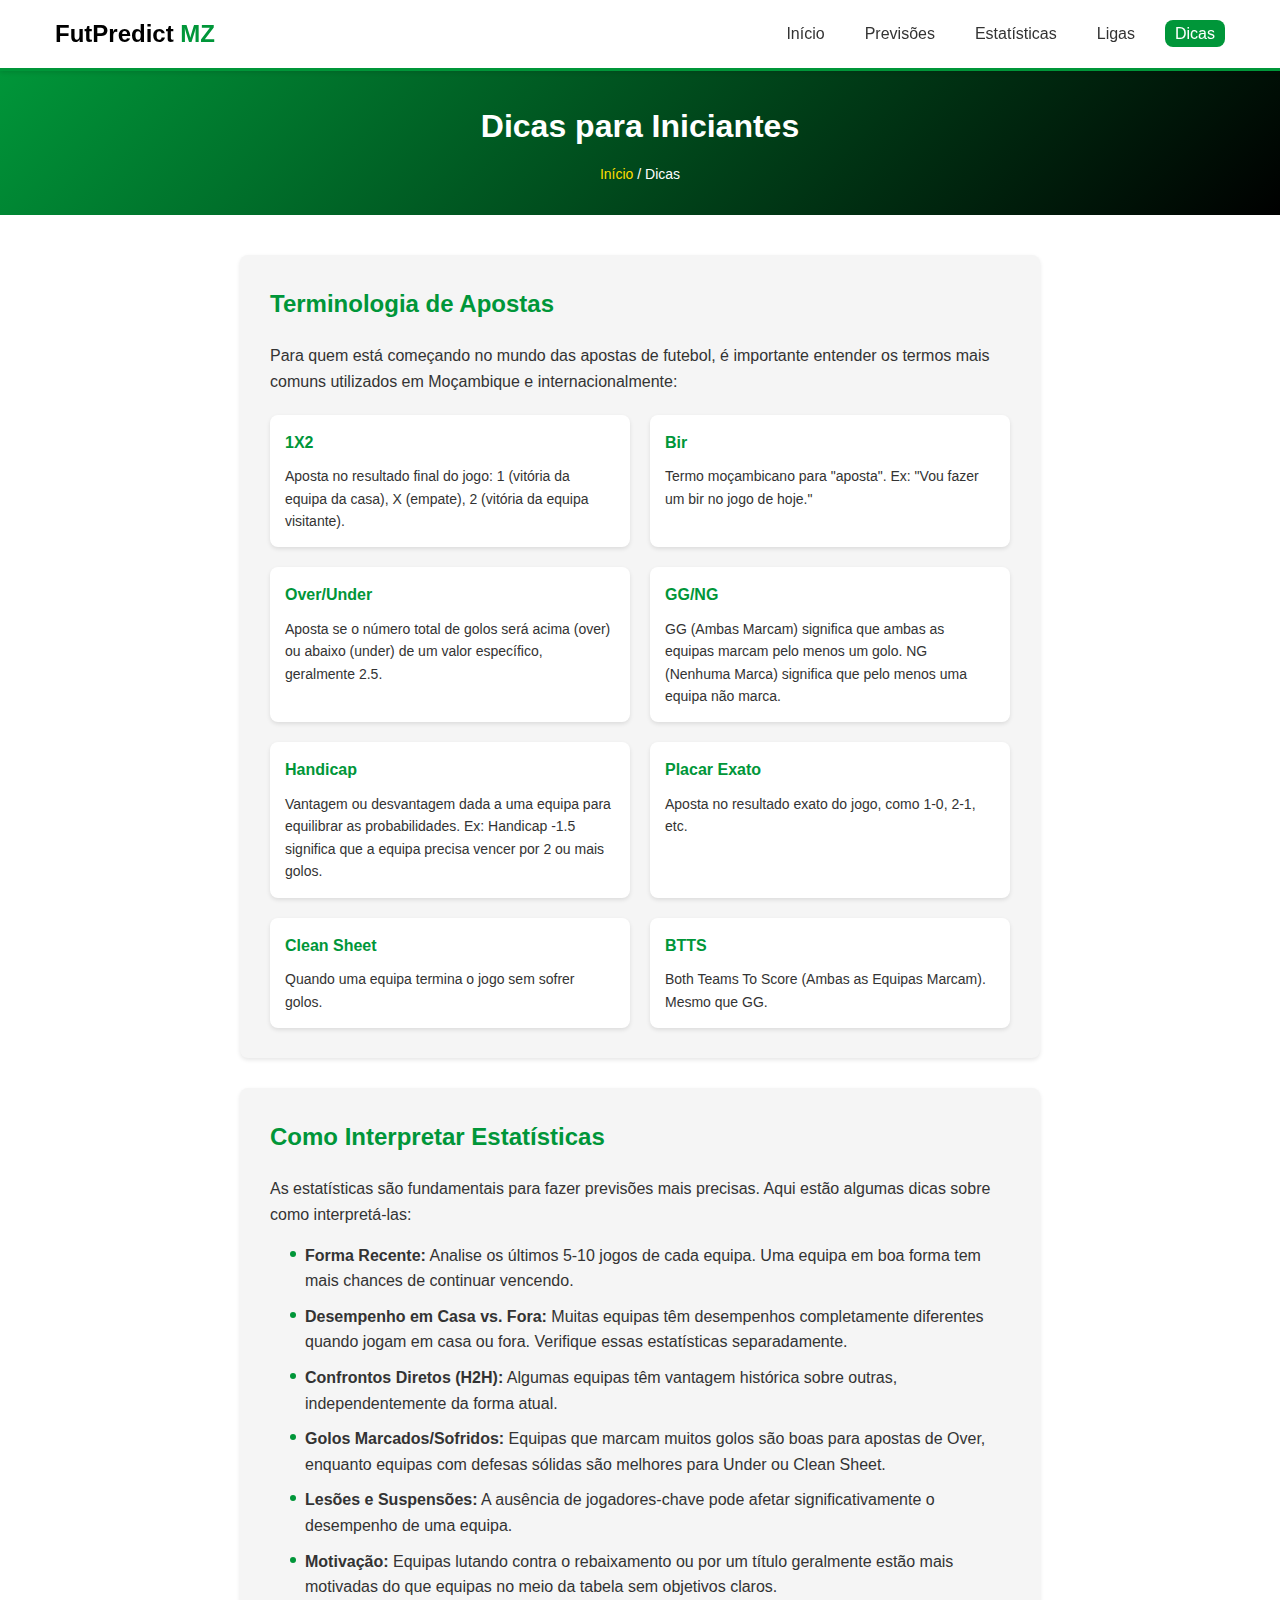
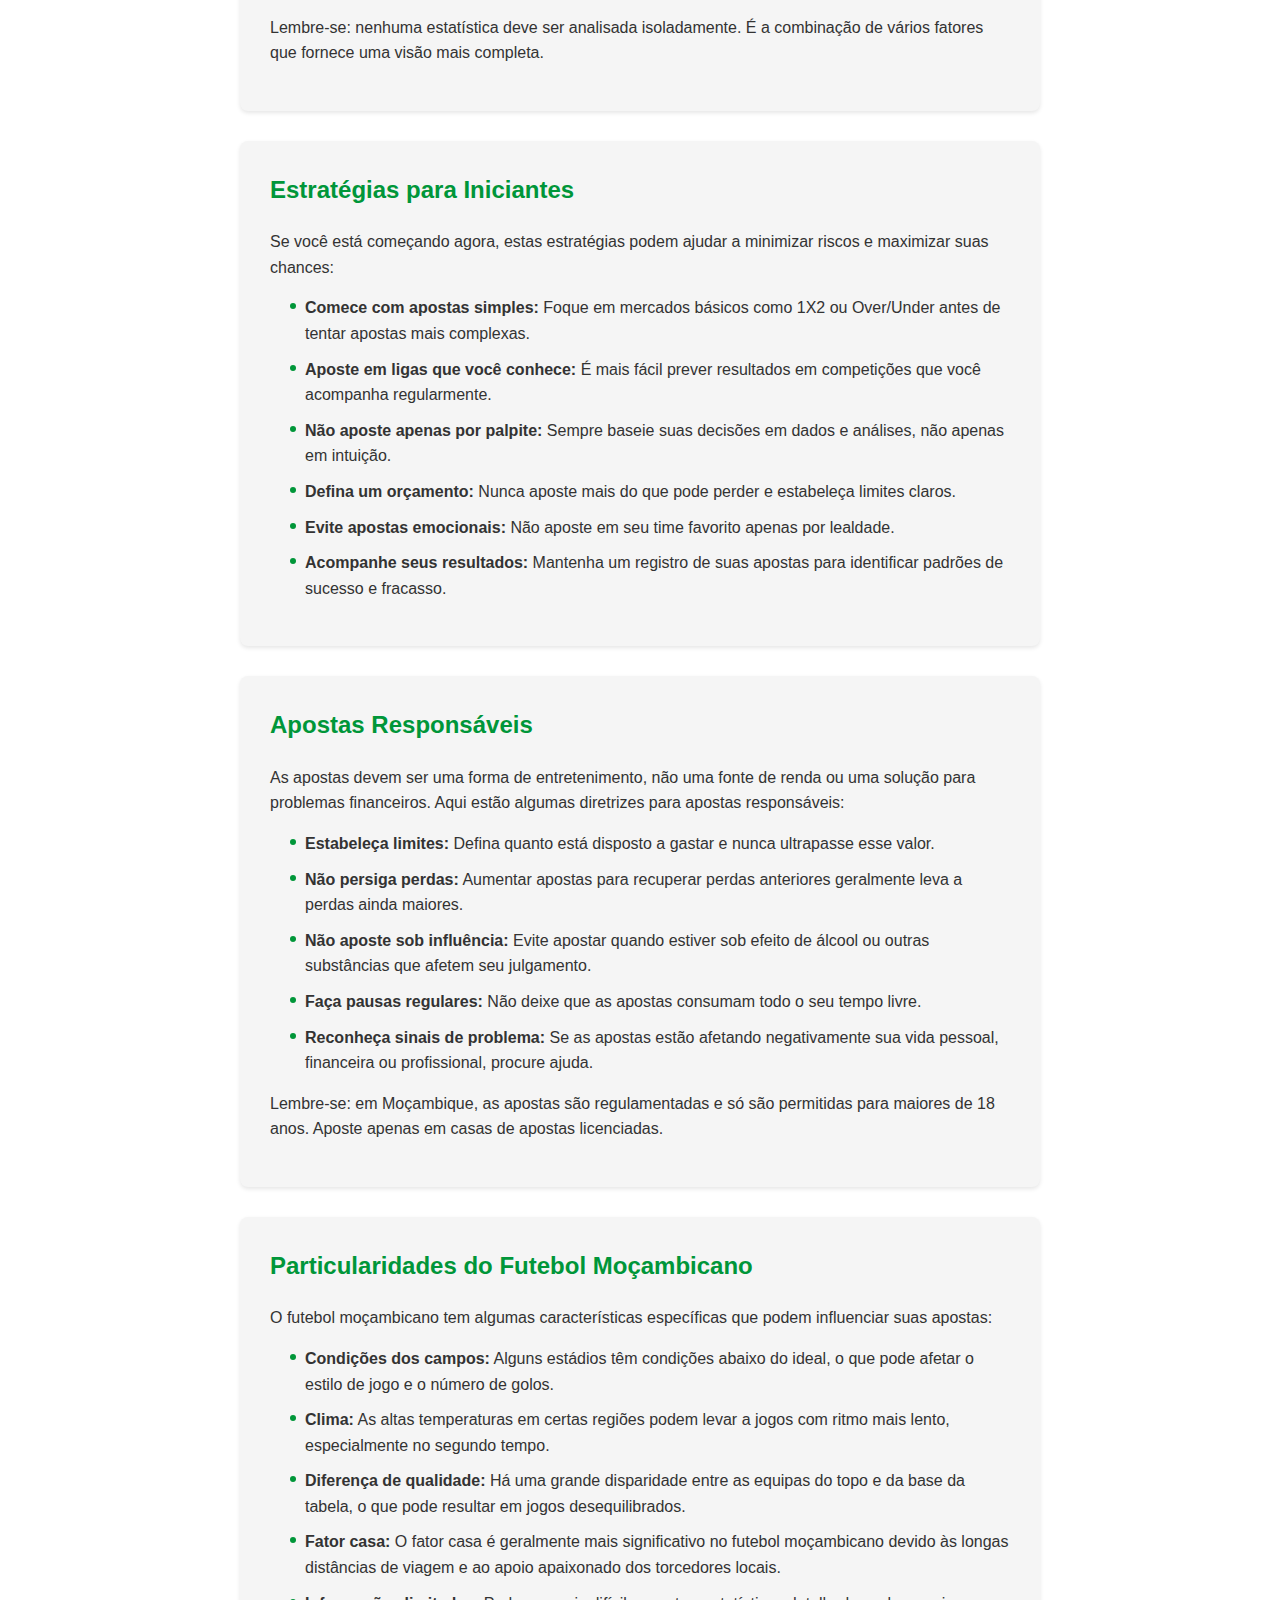
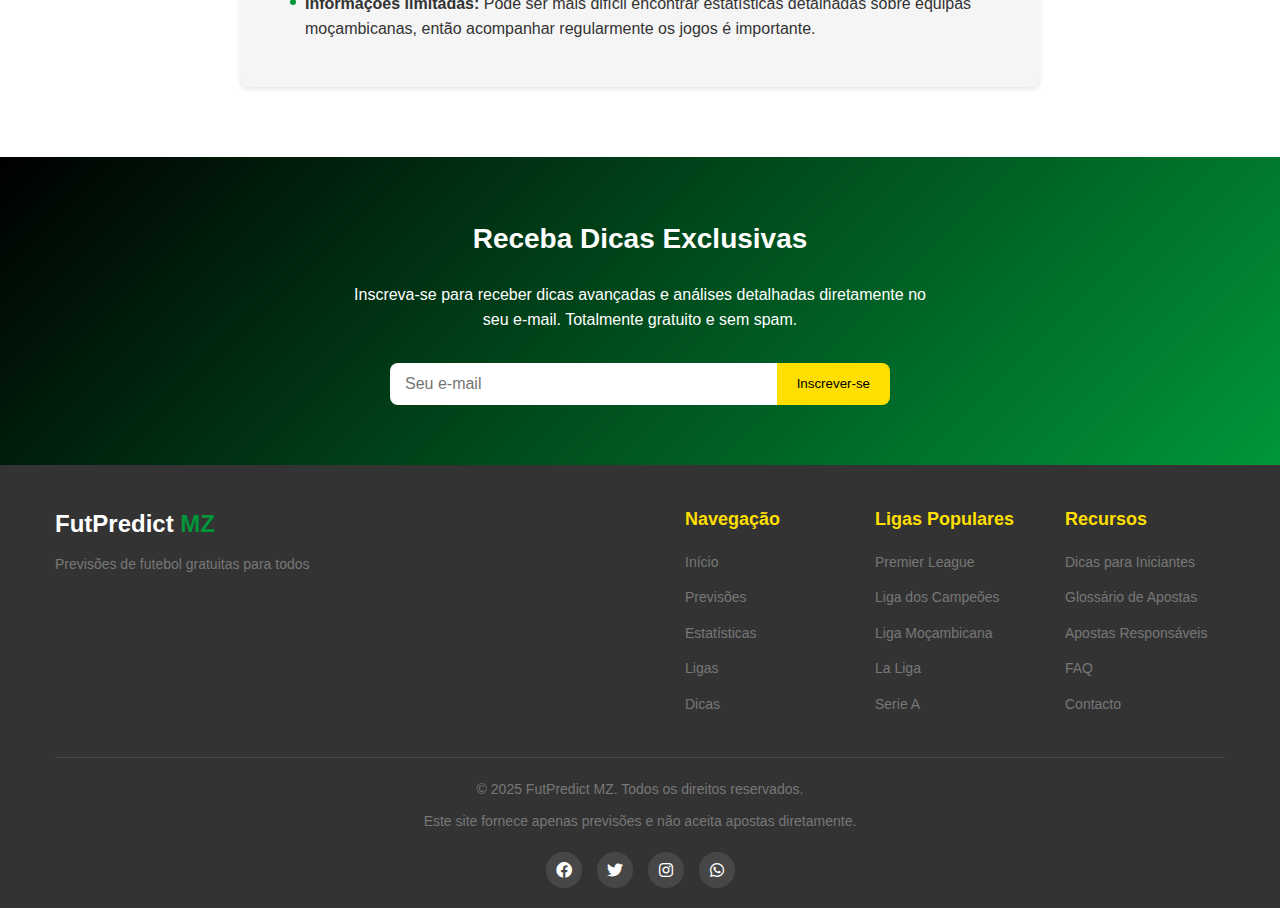
<file: dicas.html>
<!DOCTYPE html>
<html lang="pt">
<head>
    <meta charset="UTF-8">
    <meta name="viewport" content="width=device-width, initial-scale=1.0">
    <title>Dicas para Iniciantes - FutPredict MZ</title>
    <link rel="stylesheet" href="css/styles.css">
    <link rel="stylesheet" href="https://cdnjs.cloudflare.com/ajax/libs/font-awesome/6.0.0-beta3/css/all.min.css">
    <meta name="description" content="Dicas e guias para iniciantes em apostas de futebol. Aprenda terminologia, interpretação de estatísticas e apostas responsáveis.">
</head>
<body>
    <header>
        <div class="container">
            <div class="logo">
                <h1>FutPredict <span>MZ</span></h1>
            </div>
            <nav>
                <button class="menu-toggle" id="menu-toggle">
                    <i class="fas fa-bars"></i>
                </button>
                <ul class="nav-menu" id="nav-menu">
                    <li><a href="index.html">Início</a></li>
                    <li><a href="previsoes.html">Previsões</a></li>
                    <li><a href="estatisticas.html">Estatísticas</a></li>
                    <li><a href="#">Ligas</a></li>
                    <li><a href="dicas.html" class="active">Dicas</a></li>
                </ul>
            </nav>
        </div>
    </header>

    <section class="page-header">
        <div class="container">
            <h1>Dicas para Iniciantes</h1>
            <div class="breadcrumbs">
                <a href="index.html">Início</a> / <span>Dicas</span>
            </div>
        </div>
    </section>

    <section class="tips-section">
        <div class="container">
            <div class="tips-container">
                <div class="tip-card" id="terminologia">
                    <h2>Terminologia de Apostas</h2>
                    <p>Para quem está começando no mundo das apostas de futebol, é importante entender os termos mais comuns utilizados em Moçambique e internacionalmente:</p>
                    
                    <div class="glossary-terms">
                        <div class="glossary-term">
                            <div class="term-name">1X2</div>
                            <div class="term-description">Aposta no resultado final do jogo: 1 (vitória da equipa da casa), X (empate), 2 (vitória da equipa visitante).</div>
                        </div>
                        <div class="glossary-term">
                            <div class="term-name">Bir</div>
                            <div class="term-description">Termo moçambicano para "aposta". Ex: "Vou fazer um bir no jogo de hoje."</div>
                        </div>
                        <div class="glossary-term">
                            <div class="term-name">Over/Under</div>
                            <div class="term-description">Aposta se o número total de golos será acima (over) ou abaixo (under) de um valor específico, geralmente 2.5.</div>
                        </div>
                        <div class="glossary-term">
                            <div class="term-name">GG/NG</div>
                            <div class="term-description">GG (Ambas Marcam) significa que ambas as equipas marcam pelo menos um golo. NG (Nenhuma Marca) significa que pelo menos uma equipa não marca.</div>
                        </div>
                        <div class="glossary-term">
                            <div class="term-name">Handicap</div>
                            <div class="term-description">Vantagem ou desvantagem dada a uma equipa para equilibrar as probabilidades. Ex: Handicap -1.5 significa que a equipa precisa vencer por 2 ou mais golos.</div>
                        </div>
                        <div class="glossary-term">
                            <div class="term-name">Placar Exato</div>
                            <div class="term-description">Aposta no resultado exato do jogo, como 1-0, 2-1, etc.</div>
                        </div>
                        <div class="glossary-term">
                            <div class="term-name">Clean Sheet</div>
                            <div class="term-description">Quando uma equipa termina o jogo sem sofrer golos.</div>
                        </div>
                        <div class="glossary-term">
                            <div class="term-name">BTTS</div>
                            <div class="term-description">Both Teams To Score (Ambas as Equipas Marcam). Mesmo que GG.</div>
                        </div>
                    </div>
                </div>

                <div class="tip-card" id="estatisticas">
                    <h2>Como Interpretar Estatísticas</h2>
                    <p>As estatísticas são fundamentais para fazer previsões mais precisas. Aqui estão algumas dicas sobre como interpretá-las:</p>
                    
                    <ul>
                        <li><strong>Forma Recente:</strong> Analise os últimos 5-10 jogos de cada equipa. Uma equipa em boa forma tem mais chances de continuar vencendo.</li>
                        <li><strong>Desempenho em Casa vs. Fora:</strong> Muitas equipas têm desempenhos completamente diferentes quando jogam em casa ou fora. Verifique essas estatísticas separadamente.</li>
                        <li><strong>Confrontos Diretos (H2H):</strong> Algumas equipas têm vantagem histórica sobre outras, independentemente da forma atual.</li>
                        <li><strong>Golos Marcados/Sofridos:</strong> Equipas que marcam muitos golos são boas para apostas de Over, enquanto equipas com defesas sólidas são melhores para Under ou Clean Sheet.</li>
                        <li><strong>Lesões e Suspensões:</strong> A ausência de jogadores-chave pode afetar significativamente o desempenho de uma equipa.</li>
                        <li><strong>Motivação:</strong> Equipas lutando contra o rebaixamento ou por um título geralmente estão mais motivadas do que equipas no meio da tabela sem objetivos claros.</li>
                    </ul>
                    
                    <p>Lembre-se: nenhuma estatística deve ser analisada isoladamente. É a combinação de vários fatores que fornece uma visão mais completa.</p>
                </div>

                <div class="tip-card" id="estrategias">
                    <h2>Estratégias para Iniciantes</h2>
                    <p>Se você está começando agora, estas estratégias podem ajudar a minimizar riscos e maximizar suas chances:</p>
                    
                    <ul>
                        <li><strong>Comece com apostas simples:</strong> Foque em mercados básicos como 1X2 ou Over/Under antes de tentar apostas mais complexas.</li>
                        <li><strong>Aposte em ligas que você conhece:</strong> É mais fácil prever resultados em competições que você acompanha regularmente.</li>
                        <li><strong>Não aposte apenas por palpite:</strong> Sempre baseie suas decisões em dados e análises, não apenas em intuição.</li>
                        <li><strong>Defina um orçamento:</strong> Nunca aposte mais do que pode perder e estabeleça limites claros.</li>
                        <li><strong>Evite apostas emocionais:</strong> Não aposte em seu time favorito apenas por lealdade.</li>
                        <li><strong>Acompanhe seus resultados:</strong> Mantenha um registro de suas apostas para identificar padrões de sucesso e fracasso.</li>
                    </ul>
                </div>

                <div class="tip-card" id="responsabilidade">
                    <h2>Apostas Responsáveis</h2>
                    <p>As apostas devem ser uma forma de entretenimento, não uma fonte de renda ou uma solução para problemas financeiros. Aqui estão algumas diretrizes para apostas responsáveis:</p>
                    
                    <ul>
                        <li><strong>Estabeleça limites:</strong> Defina quanto está disposto a gastar e nunca ultrapasse esse valor.</li>
                        <li><strong>Não persiga perdas:</strong> Aumentar apostas para recuperar perdas anteriores geralmente leva a perdas ainda maiores.</li>
                        <li><strong>Não aposte sob influência:</strong> Evite apostar quando estiver sob efeito de álcool ou outras substâncias que afetem seu julgamento.</li>
                        <li><strong>Faça pausas regulares:</strong> Não deixe que as apostas consumam todo o seu tempo livre.</li>
                        <li><strong>Reconheça sinais de problema:</strong> Se as apostas estão afetando negativamente sua vida pessoal, financeira ou profissional, procure ajuda.</li>
                    </ul>
                    
                    <p>Lembre-se: em Moçambique, as apostas são regulamentadas e só são permitidas para maiores de 18 anos. Aposte apenas em casas de apostas licenciadas.</p>
                </div>

                <div class="tip-card" id="moçambique">
                    <h2>Particularidades do Futebol Moçambicano</h2>
                    <p>O futebol moçambicano tem algumas características específicas que podem influenciar suas apostas:</p>
                    
                    <ul>
                        <li><strong>Condições dos campos:</strong> Alguns estádios têm condições abaixo do ideal, o que pode afetar o estilo de jogo e o número de golos.</li>
                        <li><strong>Clima:</strong> As altas temperaturas em certas regiões podem levar a jogos com ritmo mais lento, especialmente no segundo tempo.</li>
                        <li><strong>Diferença de qualidade:</strong> Há uma grande disparidade entre as equipas do topo e da base da tabela, o que pode resultar em jogos desequilibrados.</li>
                        <li><strong>Fator casa:</strong> O fator casa é geralmente mais significativo no futebol moçambicano devido às longas distâncias de viagem e ao apoio apaixonado dos torcedores locais.</li>
                        <li><strong>Informações limitadas:</strong> Pode ser mais difícil encontrar estatísticas detalhadas sobre equipas moçambicanas, então acompanhar regularmente os jogos é importante.</li>
                    </ul>
                </div>
            </div>
        </div>
    </section>

    <section class="newsletter">
        <div class="container">
            <h2>Receba Dicas Exclusivas</h2>
            <p>Inscreva-se para receber dicas avançadas e análises detalhadas diretamente no seu e-mail. Totalmente gratuito e sem spam.</p>
            <form class="newsletter-form">
                <input type="email" placeholder="Seu e-mail" required>
                <button type="submit">Inscrever-se</button>
            </form>
        </div>
    </section>

    <footer>
        <div class="container">
            <div class="footer-content">
                <div class="footer-logo">
                    <h2>FutPredict <span>MZ</span></h2>
                    <p>Previsões de futebol gratuitas para todos</p>
                </div>
                <div class="footer-links">
                    <div class="footer-column">
                        <h3>Navegação</h3>
                        <ul>
                            <li><a href="index.html">Início</a></li>
                            <li><a href="previsoes.html">Previsões</a></li>
                            <li><a href="estatisticas.html">Estatísticas</a></li>
                            <li><a href="#">Ligas</a></li>
                            <li><a href="dicas.html">Dicas</a></li>
                        </ul>
                    </div>
                    <div class="footer-column">
                        <h3>Ligas Populares</h3>
                        <ul>
                            <li><a href="#">Premier League</a></li>
                            <li><a href="#">Liga dos Campeões</a></li>
                            <li><a href="#">Liga Moçambicana</a></li>
                            <li><a href="#">La Liga</a></li>
                            <li><a href="#">Serie A</a></li>
                        </ul>
                    </div>
                    <div class="footer-column">
                        <h3>Recursos</h3>
                        <ul>
                            <li><a href="dicas.html">Dicas para Iniciantes</a></li>
                            <li><a href="#">Glossário de Apostas</a></li>
                            <li><a href="#">Apostas Responsáveis</a></li>
                            <li><a href="#">FAQ</a></li>
                            <li><a href="#">Contacto</a></li>
                        </ul>
                    </div>
                </div>
            </div>
            <div class="footer-bottom">
                <p>&copy; 2025 FutPredict MZ. Todos os direitos reservados.</p>
                <p class="disclaimer">Este site fornece apenas previsões e não aceita apostas diretamente.</p>
                <div class="social-links">
                    <a href="#"><i class="fab fa-facebook"></i></a>
                    <a href="#"><i class="fab fa-twitter"></i></a>
                    <a href="#"><i class="fab fa-instagram"></i></a>
                    <a href="#"><i class="fab fa-whatsapp"></i></a>
                </div>
            </div>
        </div>
    </footer>

    <script src="js/main.js"></script>
    <script src="js/localization.js"></script>
</body>
</html>
</file>
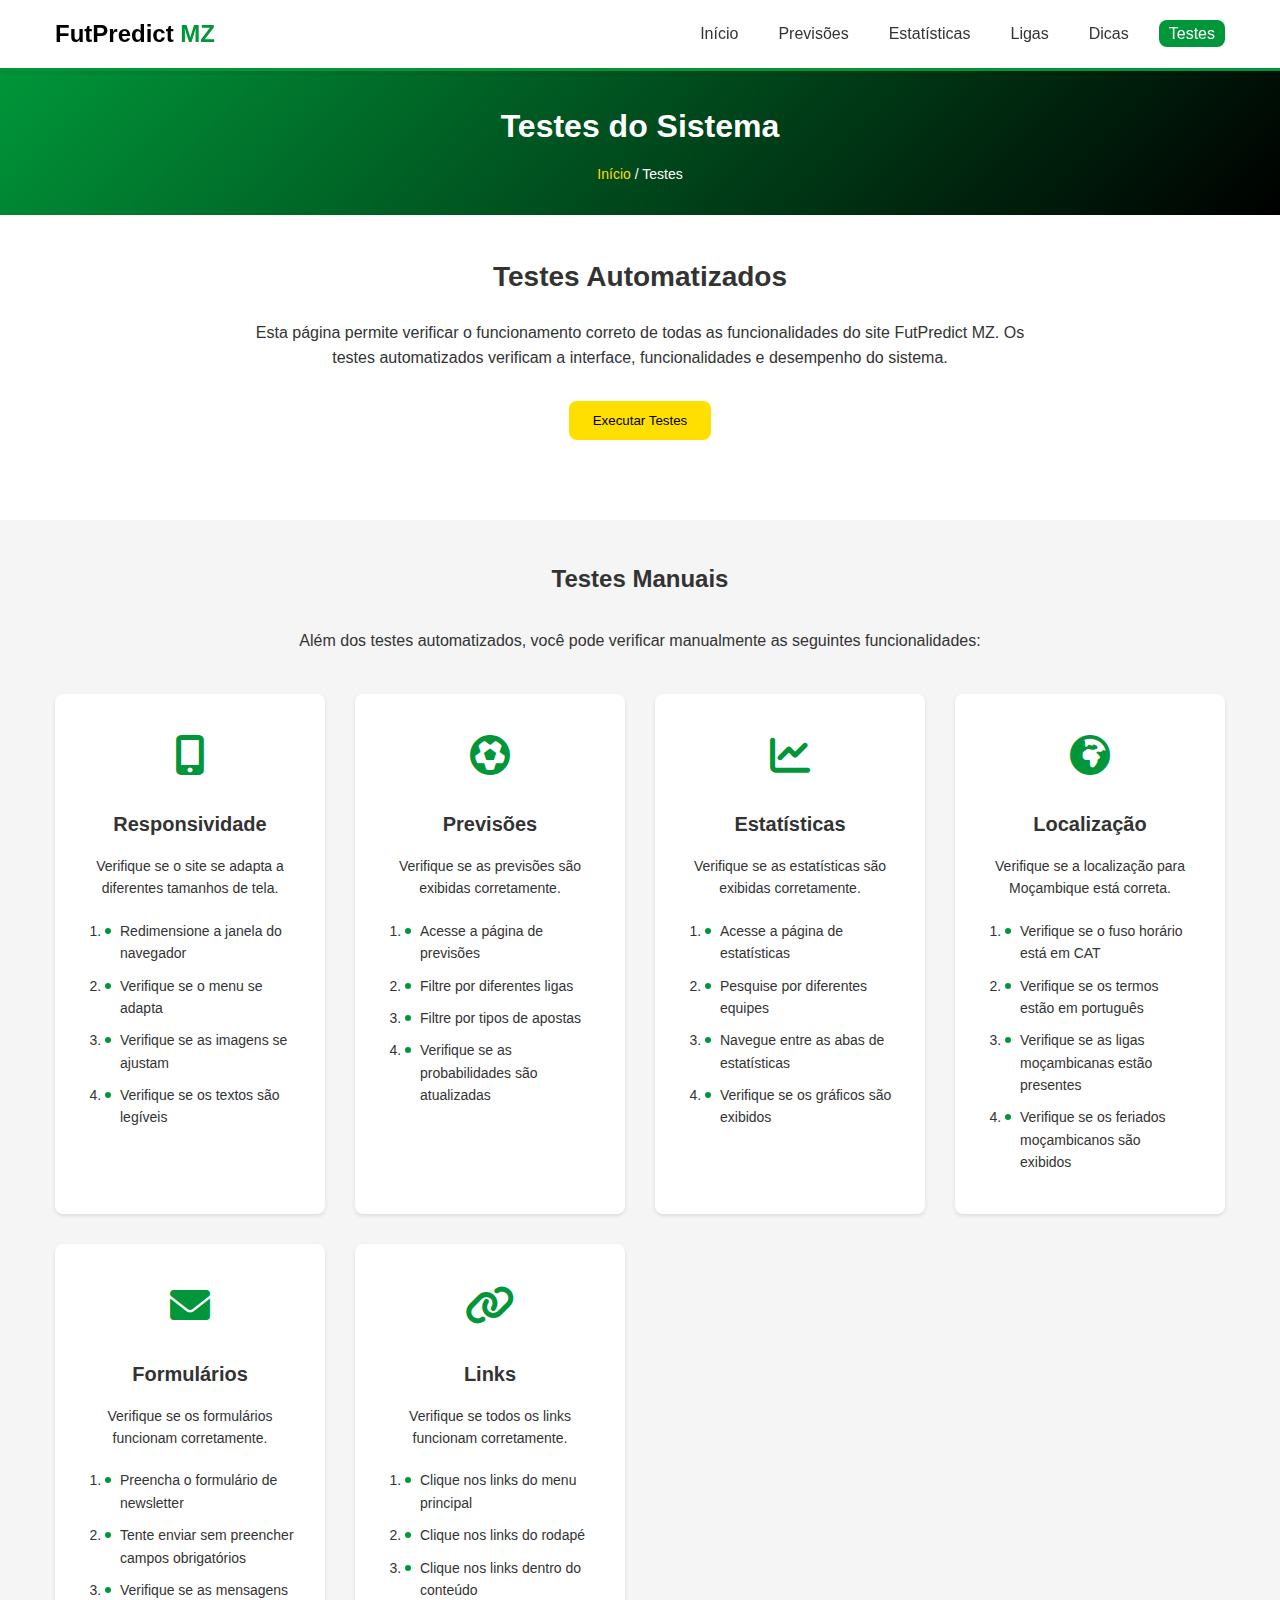
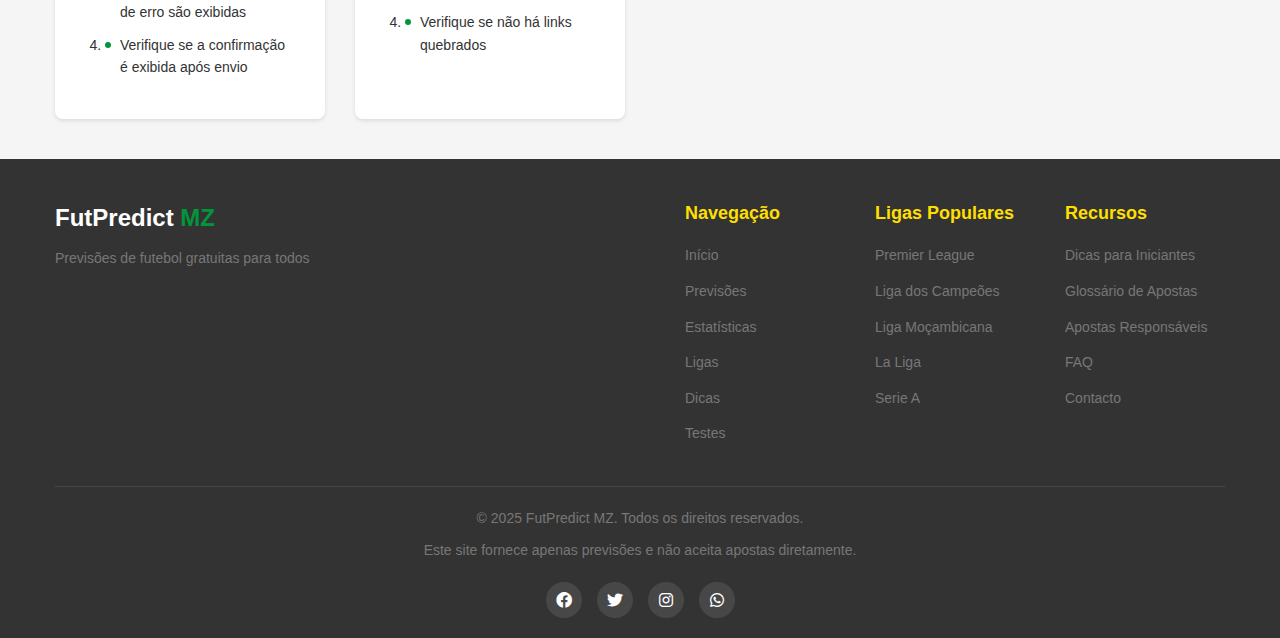
<file: testes.html>
<!DOCTYPE html>
<html lang="pt">
<head>
    <meta charset="UTF-8">
    <meta name="viewport" content="width=device-width, initial-scale=1.0">
    <title>Testes - FutPredict MZ</title>
    <link rel="stylesheet" href="css/styles.css">
    <link rel="stylesheet" href="https://cdnjs.cloudflare.com/ajax/libs/font-awesome/6.0.0-beta3/css/all.min.css">
    <meta name="description" content="Página de testes para verificar o funcionamento do site FutPredict MZ.">
</head>
<body>
    <header>
        <div class="container">
            <div class="logo">
                <h1>FutPredict <span>MZ</span></h1>
            </div>
            <nav>
                <button class="menu-toggle" id="menu-toggle">
                    <i class="fas fa-bars"></i>
                </button>
                <ul class="nav-menu" id="nav-menu">
                    <li><a href="index.html">Início</a></li>
                    <li><a href="previsoes.html">Previsões</a></li>
                    <li><a href="estatisticas.html">Estatísticas</a></li>
                    <li><a href="#">Ligas</a></li>
                    <li><a href="dicas.html">Dicas</a></li>
                    <li><a href="testes.html" class="active">Testes</a></li>
                </ul>
            </nav>
        </div>
    </header>

    <section class="page-header">
        <div class="container">
            <h1>Testes do Sistema</h1>
            <div class="breadcrumbs">
                <a href="index.html">Início</a> / <span>Testes</span>
            </div>
        </div>
    </section>

    <section class="tests-section">
        <div class="container">
            <div class="tests-intro">
                <h2>Testes Automatizados</h2>
                <p>Esta página permite verificar o funcionamento correto de todas as funcionalidades do site FutPredict MZ. Os testes automatizados verificam a interface, funcionalidades e desempenho do sistema.</p>
                <button id="run-tests-button" class="btn btn-primary">Executar Testes</button>
            </div>
            
            <div id="test-results">
                <!-- Os resultados dos testes serão exibidos aqui -->
            </div>
        </div>
    </section>

    <section class="manual-tests">
        <div class="container">
            <h2>Testes Manuais</h2>
            <p>Além dos testes automatizados, você pode verificar manualmente as seguintes funcionalidades:</p>
            
            <div class="manual-tests-grid">
                <div class="test-card">
                    <div class="test-icon">
                        <i class="fas fa-mobile-alt"></i>
                    </div>
                    <h3>Responsividade</h3>
                    <p>Verifique se o site se adapta a diferentes tamanhos de tela.</p>
                    <ol class="test-steps">
                        <li>Redimensione a janela do navegador</li>
                        <li>Verifique se o menu se adapta</li>
                        <li>Verifique se as imagens se ajustam</li>
                        <li>Verifique se os textos são legíveis</li>
                    </ol>
                </div>
                
                <div class="test-card">
                    <div class="test-icon">
                        <i class="fas fa-futbol"></i>
                    </div>
                    <h3>Previsões</h3>
                    <p>Verifique se as previsões são exibidas corretamente.</p>
                    <ol class="test-steps">
                        <li>Acesse a página de previsões</li>
                        <li>Filtre por diferentes ligas</li>
                        <li>Filtre por tipos de apostas</li>
                        <li>Verifique se as probabilidades são atualizadas</li>
                    </ol>
                </div>
                
                <div class="test-card">
                    <div class="test-icon">
                        <i class="fas fa-chart-line"></i>
                    </div>
                    <h3>Estatísticas</h3>
                    <p>Verifique se as estatísticas são exibidas corretamente.</p>
                    <ol class="test-steps">
                        <li>Acesse a página de estatísticas</li>
                        <li>Pesquise por diferentes equipes</li>
                        <li>Navegue entre as abas de estatísticas</li>
                        <li>Verifique se os gráficos são exibidos</li>
                    </ol>
                </div>
                
                <div class="test-card">
                    <div class="test-icon">
                        <i class="fas fa-globe-africa"></i>
                    </div>
                    <h3>Localização</h3>
                    <p>Verifique se a localização para Moçambique está correta.</p>
                    <ol class="test-steps">
                        <li>Verifique se o fuso horário está em CAT</li>
                        <li>Verifique se os termos estão em português</li>
                        <li>Verifique se as ligas moçambicanas estão presentes</li>
                        <li>Verifique se os feriados moçambicanos são exibidos</li>
                    </ol>
                </div>
                
                <div class="test-card">
                    <div class="test-icon">
                        <i class="fas fa-envelope"></i>
                    </div>
                    <h3>Formulários</h3>
                    <p>Verifique se os formulários funcionam corretamente.</p>
                    <ol class="test-steps">
                        <li>Preencha o formulário de newsletter</li>
                        <li>Tente enviar sem preencher campos obrigatórios</li>
                        <li>Verifique se as mensagens de erro são exibidas</li>
                        <li>Verifique se a confirmação é exibida após envio</li>
                    </ol>
                </div>
                
                <div class="test-card">
                    <div class="test-icon">
                        <i class="fas fa-link"></i>
                    </div>
                    <h3>Links</h3>
                    <p>Verifique se todos os links funcionam corretamente.</p>
                    <ol class="test-steps">
                        <li>Clique nos links do menu principal</li>
                        <li>Clique nos links do rodapé</li>
                        <li>Clique nos links dentro do conteúdo</li>
                        <li>Verifique se não há links quebrados</li>
                    </ol>
                </div>
            </div>
        </div>
    </section>

    <footer>
        <div class="container">
            <div class="footer-content">
                <div class="footer-logo">
                    <h2>FutPredict <span>MZ</span></h2>
                    <p>Previsões de futebol gratuitas para todos</p>
                </div>
                <div class="footer-links">
                    <div class="footer-column">
                        <h3>Navegação</h3>
                        <ul>
                            <li><a href="index.html">Início</a></li>
                            <li><a href="previsoes.html">Previsões</a></li>
                            <li><a href="estatisticas.html">Estatísticas</a></li>
                            <li><a href="#">Ligas</a></li>
                            <li><a href="dicas.html">Dicas</a></li>
                            <li><a href="testes.html">Testes</a></li>
                        </ul>
                    </div>
                    <div class="footer-column">
                        <h3>Ligas Populares</h3>
                        <ul>
                            <li><a href="#">Premier League</a></li>
                            <li><a href="#">Liga dos Campeões</a></li>
                            <li><a href="#">Liga Moçambicana</a></li>
                            <li><a href="#">La Liga</a></li>
                            <li><a href="#">Serie A</a></li>
                        </ul>
                    </div>
                    <div class="footer-column">
                        <h3>Recursos</h3>
                        <ul>
                            <li><a href="dicas.html">Dicas para Iniciantes</a></li>
                            <li><a href="#">Glossário de Apostas</a></li>
                            <li><a href="#">Apostas Responsáveis</a></li>
                            <li><a href="#">FAQ</a></li>
                            <li><a href="#">Contacto</a></li>
                        </ul>
                    </div>
                </div>
            </div>
            <div class="footer-bottom">
                <p>&copy; 2025 FutPredict MZ. Todos os direitos reservados.</p>
                <p class="disclaimer">Este site fornece apenas previsões e não aceita apostas diretamente.</p>
                <div class="social-links">
                    <a href="#"><i class="fab fa-facebook"></i></a>
                    <a href="#"><i class="fab fa-twitter"></i></a>
                    <a href="#"><i class="fab fa-instagram"></i></a>
                    <a href="#"><i class="fab fa-whatsapp"></i></a>
                </div>
            </div>
        </div>
    </footer>

    <script src="js/main.js"></script>
    <script src="js/predictions.js"></script>
    <script src="js/statistics.js"></script>
    <script src="js/localization.js"></script>
    <script src="js/tests.js"></script>
</body>
</html>
</file>
<file: css/styles.css>
/* FutPredict MZ - Estilos Principais */

/* Variáveis de cores - Bandeira de Moçambique */
:root {
    --color-green: #009639;  /* Verde da bandeira de Moçambique */
    --color-black: #000000;  /* Preto da bandeira de Moçambique */
    --color-yellow: #FEDF00; /* Amarelo da bandeira de Moçambique */
    --color-red: #CE1126;    /* Vermelho da bandeira de Moçambique */
    --color-white: #FFFFFF;
    --color-gray: #F5F5F5;
    --color-dark-gray: #333333;
    --color-light-gray: #EEEEEE;
    --color-text: #333333;
    --color-text-light: #777777;
    --color-border: #E0E0E0;
    --shadow-sm: 0 2px 4px rgba(0, 0, 0, 0.1);
    --shadow-md: 0 4px 8px rgba(0, 0, 0, 0.1);
    --shadow-lg: 0 8px 16px rgba(0, 0, 0, 0.1);
    --border-radius: 8px;
    --transition: all 0.3s ease;
}

/* Reset e estilos base */
* {
    margin: 0;
    padding: 0;
    box-sizing: border-box;
}

body {
    font-family: 'Roboto', 'Segoe UI', Arial, sans-serif;
    line-height: 1.6;
    color: var(--color-text);
    background-color: var(--color-gray);
    font-size: 16px;
}

a {
    text-decoration: none;
    color: var(--color-green);
    transition: var(--transition);
}

a:hover {
    color: var(--color-black);
}

ul {
    list-style: none;
}

img {
    max-width: 100%;
    height: auto;
}

.container {
    width: 100%;
    max-width: 1200px;
    margin: 0 auto;
    padding: 0 15px;
}

/* Cabeçalho */
header {
    background-color: var(--color-white);
    box-shadow: var(--shadow-sm);
    position: sticky;
    top: 0;
    z-index: 100;
    border-bottom: 3px solid var(--color-green);
}

header .container {
    display: flex;
    justify-content: space-between;
    align-items: center;
    padding: 15px;
}

.logo h1 {
    font-size: 24px;
    font-weight: 700;
    color: var(--color-black);
}

.logo h1 span {
    color: var(--color-green);
}

.nav-menu {
    display: flex;
}

.nav-menu li {
    margin-left: 20px;
}

.nav-menu a {
    color: var(--color-text);
    font-weight: 500;
    padding: 5px 10px;
    border-radius: var(--border-radius);
}

.nav-menu a:hover, .nav-menu a.active {
    background-color: var(--color-green);
    color: var(--color-white);
}

.menu-toggle {
    display: none;
    background: none;
    border: none;
    font-size: 24px;
    cursor: pointer;
    color: var(--color-text);
}

/* Seção Hero */
.hero {
    background: linear-gradient(135deg, var(--color-green), var(--color-black));
    color: var(--color-white);
    padding: 60px 0;
    text-align: center;
    position: relative;
    overflow: hidden;
}

.hero::after {
    content: '';
    position: absolute;
    top: 0;
    left: 0;
    width: 100%;
    height: 100%;
    background: url('../images/pattern.png');
    opacity: 0.1;
    z-index: 1;
}

.hero .container {
    position: relative;
    z-index: 2;
}

.hero h1 {
    font-size: 36px;
    margin-bottom: 20px;
    font-weight: 700;
}

.hero p {
    font-size: 18px;
    max-width: 700px;
    margin: 0 auto 30px;
}

.hero-buttons {
    display: flex;
    justify-content: center;
    gap: 15px;
    flex-wrap: wrap;
}

.btn {
    display: inline-block;
    padding: 12px 24px;
    border-radius: var(--border-radius);
    font-weight: 500;
    text-align: center;
    cursor: pointer;
    transition: var(--transition);
    border: none;
}

.btn-primary {
    background-color: var(--color-yellow);
    color: var(--color-black);
}

.btn-primary:hover {
    background-color: var(--color-white);
    color: var(--color-black);
}

.btn-secondary {
    background-color: transparent;
    color: var(--color-white);
    border: 2px solid var(--color-white);
}

.btn-secondary:hover {
    background-color: var(--color-white);
    color: var(--color-green);
}

/* Seção de Jogos em Destaque */
.featured-matches {
    padding: 40px 0;
    background-color: var(--color-white);
}

.section-header {
    text-align: center;
    margin-bottom: 30px;
}

.section-header h2 {
    font-size: 28px;
    color: var(--color-black);
    margin-bottom: 10px;
    position: relative;
    display: inline-block;
}

.section-header h2::after {
    content: '';
    position: absolute;
    bottom: -10px;
    left: 50%;
    transform: translateX(-50%);
    width: 50px;
    height: 3px;
    background-color: var(--color-green);
}

.section-header p {
    color: var(--color-text-light);
    max-width: 700px;
    margin: 0 auto;
}

.matches-container {
    display: grid;
    grid-template-columns: repeat(auto-fill, minmax(300px, 1fr));
    gap: 20px;
    margin-top: 30px;
}

.match-card {
    background-color: var(--color-white);
    border-radius: var(--border-radius);
    box-shadow: var(--shadow-sm);
    overflow: hidden;
    transition: var(--transition);
    border: 1px solid var(--color-border);
}

.match-card:hover {
    box-shadow: var(--shadow-md);
    transform: translateY(-5px);
}

.league-info {
    display: flex;
    align-items: center;
    padding: 10px 15px;
    background-color: var(--color-light-gray);
    font-size: 14px;
}

.league-logo {
    width: 20px;
    height: 20px;
    margin-right: 10px;
}

.match-time {
    margin-left: auto;
    font-weight: 500;
}

.teams {
    display: flex;
    justify-content: space-between;
    align-items: center;
    padding: 15px;
    border-bottom: 1px solid var(--color-border);
}

.team {
    display: flex;
    flex-direction: column;
    align-items: center;
    text-align: center;
    width: 40%;
}

.team-logo {
    width: 50px;
    height: 50px;
    margin-bottom: 10px;
}

.team-name {
    font-weight: 500;
    font-size: 14px;
}

.vs {
    font-weight: 700;
    color: var(--color-text-light);
}

.predictions {
    padding: 15px;
}

.prediction-item {
    margin-bottom: 15px;
}

.prediction-item:last-child {
    margin-bottom: 0;
}

.prediction-type {
    display: block;
    font-size: 14px;
    font-weight: 500;
    margin-bottom: 5px;
    color: var(--color-text-light);
}

.prediction-values {
    display: flex;
    justify-content: space-between;
    gap: 10px;
}

.value {
    flex: 1;
    text-align: center;
    padding: 8px;
    background-color: var(--color-light-gray);
    border-radius: 4px;
    font-size: 14px;
    position: relative;
}

.value.recommended {
    background-color: var(--color-green);
    color: var(--color-white);
}

.percentage {
    display: block;
    font-weight: 700;
    margin-top: 5px;
}

.view-details {
    display: block;
    text-align: center;
    padding: 10px;
    background-color: var(--color-light-gray);
    color: var(--color-text);
    font-weight: 500;
    font-size: 14px;
    transition: var(--transition);
}

.view-details:hover {
    background-color: var(--color-green);
    color: var(--color-white);
}

/* Seção de Ligas */
.leagues-section {
    padding: 40px 0;
    background-color: var(--color-gray);
}

.leagues-grid {
    display: grid;
    grid-template-columns: repeat(auto-fill, minmax(200px, 1fr));
    gap: 20px;
    margin-top: 30px;
}

.league-card {
    background-color: var(--color-white);
    border-radius: var(--border-radius);
    box-shadow: var(--shadow-sm);
    overflow: hidden;
    transition: var(--transition);
    text-align: center;
    padding: 20px;
}

.league-card:hover {
    box-shadow: var(--shadow-md);
    transform: translateY(-5px);
}

.league-card img {
    width: 80px;
    height: 80px;
    margin-bottom: 15px;
}

.league-card h3 {
    font-size: 18px;
    margin-bottom: 10px;
}

.league-card p {
    font-size: 14px;
    color: var(--color-text-light);
    margin-bottom: 15px;
}

.league-card .btn {
    width: 100%;
    padding: 8px;
    font-size: 14px;
}

/* Seção de Estatísticas */
.stats-section {
    padding: 40px 0;
    background-color: var(--color-white);
}

.stats-features {
    display: grid;
    grid-template-columns: repeat(auto-fill, minmax(300px, 1fr));
    gap: 30px;
    margin-top: 30px;
}

.stat-feature {
    text-align: center;
    padding: 30px 20px;
    border-radius: var(--border-radius);
    background-color: var(--color-gray);
    transition: var(--transition);
}

.stat-feature:hover {
    transform: translateY(-5px);
    box-shadow: var(--shadow-md);
}

.stat-icon {
    font-size: 40px;
    color: var(--color-green);
    margin-bottom: 20px;
}

.stat-feature h3 {
    font-size: 20px;
    margin-bottom: 15px;
}

.stat-feature p {
    font-size: 15px;
    color: var(--color-text-light);
    margin-bottom: 20px;
}

/* Seção de Newsletter */
.newsletter {
    padding: 60px 0;
    background: linear-gradient(135deg, var(--color-black), var(--color-green));
    color: var(--color-white);
    text-align: center;
}

.newsletter h2 {
    font-size: 28px;
    margin-bottom: 20px;
}

.newsletter p {
    max-width: 600px;
    margin: 0 auto 30px;
}

.newsletter-form {
    display: flex;
    max-width: 500px;
    margin: 0 auto;
}

.newsletter-form input {
    flex: 1;
    padding: 12px 15px;
    border: none;
    border-radius: var(--border-radius) 0 0 var(--border-radius);
    font-size: 16px;
}

.newsletter-form button {
    background-color: var(--color-yellow);
    color: var(--color-black);
    border: none;
    padding: 0 20px;
    border-radius: 0 var(--border-radius) var(--border-radius) 0;
    font-weight: 500;
    cursor: pointer;
    transition: var(--transition);
}

.newsletter-form button:hover {
    background-color: var(--color-white);
}

/* Rodapé */
footer {
    background-color: var(--color-dark-gray);
    color: var(--color-white);
    padding: 40px 0 20px;
}

.footer-content {
    display: flex;
    flex-wrap: wrap;
    justify-content: space-between;
    margin-bottom: 30px;
}

.footer-logo {
    margin-bottom: 30px;
}

.footer-logo h2 {
    font-size: 24px;
    margin-bottom: 10px;
}

.footer-logo h2 span {
    color: var(--color-green);
}

.footer-logo p {
    color: var(--color-text-light);
    font-size: 14px;
}

.footer-links {
    display: flex;
    flex-wrap: wrap;
    gap: 30px;
}

.footer-column {
    min-width: 160px;
}

.footer-column h3 {
    font-size: 18px;
    margin-bottom: 15px;
    color: var(--color-yellow);
}

.footer-column ul li {
    margin-bottom: 10px;
}

.footer-column ul li a {
    color: var(--color-text-light);
    font-size: 14px;
    transition: var(--transition);
}

.footer-column ul li a:hover {
    color: var(--color-white);
}

.footer-bottom {
    text-align: center;
    padding-top: 20px;
    border-top: 1px solid rgba(255, 255, 255, 0.1);
}

.footer-bottom p {
    font-size: 14px;
    color: var(--color-text-light);
    margin-bottom: 10px;
}

.social-links {
    display: flex;
    justify-content: center;
    gap: 15px;
    margin-top: 20px;
}

.social-links a {
    display: flex;
    align-items: center;
    justify-content: center;
    width: 36px;
    height: 36px;
    background-color: rgba(255, 255, 255, 0.1);
    border-radius: 50%;
    color: var(--color-white);
    transition: var(--transition);
}

.social-links a:hover {
    background-color: var(--color-green);
    transform: translateY(-3px);
}

/* Página de Previsões */
.page-header {
    background: linear-gradient(135deg, var(--color-green), var(--color-black));
    color: var(--color-white);
    padding: 30px 0;
    text-align: center;
}

.page-header h1 {
    font-size: 32px;
    margin-bottom: 10px;
}

.breadcrumbs {
    font-size: 14px;
}

.breadcrumbs a {
    color: var(--color-yellow);
}

.filters-section {
    background-color: var(--color-white);
    padding: 20px 0;
    box-shadow: var(--shadow-sm);
}

.filters-container {
    display: flex;
    flex-wrap: wrap;
    gap: 15px;
    align-items: center;
}

.filter-group {
    flex: 1;
    min-width: 200px;
}

.filter-group label {
    display: block;
    font-size: 14px;
    margin-bottom: 5px;
    color: var(--color-text-light);
}

.filter-group select {
    width: 100%;
    padding: 10px;
    border: 1px solid var(--color-border);
    border-radius: var(--border-radius);
    background-color: var(--color-white);
    font-size: 14px;
}

.date-filter {
    display: flex;
    gap: 10px;
}

.date-btn {
    padding: 10px 15px;
    background-color: var(--color-light-gray);
    border: none;
    border-radius: var(--border-radius);
    font-size: 14px;
    cursor: pointer;
    transition: var(--transition);
}

.date-btn.active, .date-btn:hover {
    background-color: var(--color-green);
    color: var(--color-white);
}

.matches-list {
    padding: 40px 0;
    background-color: var(--color-gray);
}

.league-header {
    display: flex;
    align-items: center;
    margin: 30px 0 20px;
    padding-bottom: 10px;
    border-bottom: 1px solid var(--color-border);
}

.league-header img {
    width: 30px;
    height: 30px;
    margin-right: 15px;
}

.league-header h2 {
    font-size: 22px;
    margin-right: 15px;
}

.match-count {
    font-size: 14px;
    color: var(--color-text-light);
}

.pagination {
    display: flex;
    justify-content: center;
    margin-top: 40px;
    gap: 10px;
}

.pagination a {
    display: flex;
    align-items: center;
    justify-content: center;
    width: 40px;
    height: 40px;
    background-color: var(--color-white);
    border-radius: var(--border-radius);
    font-weight: 500;
    transition: var(--transition);
}

.pagination a.active, .pagination a:hover {
    background-color: var(--color-green);
    color: var(--color-white);
}

/* Página de Estatísticas */
.team-search {
    background-color: var(--color-white);
    padding: 30px 0;
    box-shadow: var(--shadow-sm);
}

.search-box {
    display: flex;
    max-width: 500px;
    margin: 0 auto 20px;
}

.search-box input {
    flex: 1;
    padding: 12px 15px;
    border: 1px solid var(--color-border);
    border-radius: var(--border-radius) 0 0 var(--border-radius);
    font-size: 16px;
}

.search-box button {
    background-color: var(--color-green);
    color: var(--color-white);
    border: none;
    padding: 0 20px;
    border-radius: 0 var(--border-radius) var(--border-radius) 0;
    font-weight: 500;
    cursor: pointer;
    transition: var(--transition);
}

.search-box button:hover {
    background-color: var(--color-black);
}

.popular-teams {
    text-align: center;
}

.popular-teams h3 {
    font-size: 16px;
    margin-bottom: 15px;
    color: var(--color-text-light);
}

.team-links {
    display: flex;
    flex-wrap: wrap;
    justify-content: center;
    gap: 10px;
}

.team-links a {
    padding: 8px 15px;
    background-color: var(--color-light-gray);
    border-radius: var(--border-radius);
    font-size: 14px;
    transition: var(--transition);
}

.team-links a:hover {
    background-color: var(--color-green);
    color: var(--color-white);
}

.team-stats {
    padding: 40px 0;
    background-color: var(--color-gray);
}

.team-header {
    display: flex;
    align-items: center;
    justify-content: space-between;
    margin-bottom: 30px;
    padding: 20px;
    background-color: var(--color-white);
    border-radius: var(--border-radius);
    box-shadow: var(--shadow-sm);
}

.team-info {
    display: flex;
    align-items: center;
}

.team-logo-large {
    width: 80px;
    height: 80px;
    margin-right: 20px;
}

.team-details h2 {
    font-size: 24px;
    margin-bottom: 5px;
}

.team-meta {
    display: flex;
    gap: 15px;
    font-size: 14px;
    color: var(--color-text-light);
}

.team-position {
    text-align: center;
}

.position-box {
    background-color: var(--color-green);
    color: var(--color-white);
    padding: 10px 20px;
    border-radius: var(--border-radius);
}

.position-label {
    display: block;
    font-size: 12px;
    margin-bottom: 5px;
}

.position-value {
    font-size: 24px;
    font-weight: 700;
}

.stats-tabs {
    margin-bottom: 20px;
}

.tabs-nav {
    display: flex;
    background-color: var(--color-white);
    border-radius: var(--border-radius);
    overflow: hidden;
}

.tab-btn {
    flex: 1;
    padding: 15px;
    text-align: center;
    background-color: transparent;
    border: none;
    cursor: pointer;
    font-weight: 500;
    transition: var(--transition);
}

.tab-btn.active {
    background-color: var(--color-green);
    color: var(--color-white);
}

.tab-content {
    display: none;
    background-color: var(--color-white);
    padding: 20px;
    border-radius: var(--border-radius);
    margin-top: 20px;
}

.tab-content.active {
    display: block;
}

.season-stats {
    display: grid;
    grid-template-columns: repeat(auto-fill, minmax(150px, 1fr));
    gap: 15px;
    margin-bottom: 30px;
}

.stat-item {
    background-color: var(--color-light-gray);
    padding: 15px;
    border-radius: var(--border-radius);
    text-align: center;
}

.stat-label {
    display: block;
    font-size: 14px;
    color: var(--color-text-light);
    margin-bottom: 5px;
}

.stat-value {
    font-size: 24px;
    font-weight: 700;
}

.win-percentage {
    margin-bottom: 30px;
}

.progress-bar {
    height: 20px;
    background-color: var(--color-light-gray);
    border-radius: 10px;
    overflow: hidden;
    margin-bottom: 10px;
}

.progress {
    height: 100%;
    background-color: var(--color-green);
}

.percentage-text {
    font-size: 14px;
    color: var(--color-text-light);
}

.home-away-stats {
    display: grid;
    grid-template-columns: repeat(auto-fill, minmax(300px, 1fr));
    gap: 20px;
    margin-bottom: 30px;
}

.home-stats, .away-stats {
    background-color: var(--color-light-gray);
    padding: 20px;
    border-radius: var(--border-radius);
}

.home-stats h4, .away-stats h4 {
    margin-bottom: 15px;
    font-size: 18px;
}

.stat-row {
    display: flex;
    justify-content: space-between;
    margin-bottom: 10px;
    font-size: 14px;
}

.betting-trends {
    margin-top: 30px;
}

.trend-item {
    margin-bottom: 20px;
}

.trend-header {
    display: flex;
    justify-content: space-between;
    margin-bottom: 10px;
}

.trend-title {
    font-weight: 500;
}

.trend-percentage {
    font-weight: 700;
}

.trend-bar {
    height: 10px;
    background-color: var(--color-light-gray);
    border-radius: 5px;
    overflow: hidden;
    margin-bottom: 5px;
}

.trend-progress {
    height: 100%;
    background-color: var(--color-green);
}

.trend-description {
    font-size: 12px;
    color: var(--color-text-light);
}

.recent-matches .match-result {
    background-color: var(--color-light-gray);
    border-radius: var(--border-radius);
    margin-bottom: 15px;
    overflow: hidden;
}

.match-teams {
    display: flex;
    justify-content: space-between;
    align-items: center;
    padding: 15px;
    background-color: var(--color-white);
}

.match-score {
    text-align: center;
}

.score {
    font-weight: 700;
    font-size: 18px;
    display: block;
}

.match-date {
    font-size: 12px;
    color: var(--color-text-light);
}

.match-stats {
    padding: 15px;
}

.stat-bar {
    margin-bottom: 10px;
}

.stat-label {
    display: block;
    font-size: 12px;
    margin-bottom: 5px;
}

.stat-progress {
    display: flex;
    height: 20px;
    border-radius: 10px;
    overflow: hidden;
}

.progress-left, .progress-right {
    height: 100%;
    display: flex;
    align-items: center;
    justify-content: center;
    font-size: 12px;
    color: var(--color-white);
}

.progress-left {
    background-color: var(--color-green);
}

.progress-right {
    background-color: var(--color-text-light);
}

.h2h-summary {
    display: flex;
    flex-wrap: wrap;
    gap: 20px;
    margin-bottom: 30px;
}

.h2h-record {
    display: flex;
    flex: 1;
    min-width: 300px;
    background-color: var(--color-light-gray);
    border-radius: var(--border-radius);
    overflow: hidden;
}

.record-item {
    flex: 1;
    text-align: center;
    padding: 15px;
}

.record-item:nth-child(1) {
    background-color: var(--color-green);
    color: var(--color-white);
}

.record-item:nth-child(2) {
    background-color: var(--color-yellow);
}

.record-item:nth-child(3) {
    background-color: var(--color-red);
    color: var(--color-white);
}

.record-value {
    display: block;
    font-size: 24px;
    font-weight: 700;
    margin-bottom: 5px;
}

.record-label {
    font-size: 12px;
}

.h2h-goals {
    display: flex;
    flex: 1;
    min-width: 300px;
}

.goals-item {
    flex: 1;
    text-align: center;
    padding: 15px;
    background-color: var(--color-light-gray);
}

.goals-item:first-child {
    border-radius: var(--border-radius) 0 0 var(--border-radius);
}

.goals-item:last-child {
    border-radius: 0 var(--border-radius) var(--border-radius) 0;
}

.goals-value {
    display: block;
    font-size: 24px;
    font-weight: 700;
    margin-bottom: 5px;
}

.goals-label {
    font-size: 12px;
}

.h2h-matches {
    margin-top: 30px;
}

.h2h-matches h4 {
    margin-bottom: 15px;
    font-size: 18px;
}

.h2h-match {
    display: flex;
    flex-wrap: wrap;
    align-items: center;
    padding: 15px;
    background-color: var(--color-light-gray);
    border-radius: var(--border-radius);
    margin-bottom: 10px;
}

.h2h-date {
    width: 100px;
    font-size: 14px;
}

.h2h-teams {
    flex: 1;
    display: flex;
    justify-content: space-between;
    align-items: center;
    min-width: 300px;
}

.h2h-score {
    font-weight: 700;
    padding: 0 15px;
}

.h2h-competition {
    width: 150px;
    text-align: right;
    font-size: 14px;
    color: var(--color-text-light);
}

.stats-category {
    margin-bottom: 30px;
}

.stats-category h4 {
    margin-bottom: 15px;
    font-size: 18px;
}

.player-list {
    background-color: var(--color-light-gray);
    border-radius: var(--border-radius);
    overflow: hidden;
}

.player-item {
    display: flex;
    align-items: center;
    padding: 12px 15px;
    border-bottom: 1px solid var(--color-white);
}

.player-item:last-child {
    border-bottom: none;
}

.player-rank {
    width: 30px;
    height: 30px;
    display: flex;
    align-items: center;
    justify-content: center;
    background-color: var(--color-green);
    color: var(--color-white);
    border-radius: 50%;
    margin-right: 15px;
    font-weight: 700;
    font-size: 14px;
}

.player-name {
    flex: 1;
    font-weight: 500;
}

.player-value {
    font-weight: 700;
}

/* Página de Dicas */
.tips-section {
    padding: 40px 0;
    background-color: var(--color-white);
}

.tips-container {
    max-width: 800px;
    margin: 0 auto;
}

.tip-card {
    background-color: var(--color-gray);
    border-radius: var(--border-radius);
    padding: 30px;
    margin-bottom: 30px;
    box-shadow: var(--shadow-sm);
}

.tip-card h2 {
    font-size: 24px;
    margin-bottom: 20px;
    color: var(--color-green);
}

.tip-card p {
    margin-bottom: 15px;
}

.tip-card ul {
    margin-bottom: 15px;
    padding-left: 20px;
}

.tip-card ul li {
    margin-bottom: 10px;
    position: relative;
    padding-left: 15px;
}

.tip-card ul li::before {
    content: '';
    position: absolute;
    left: 0;
    top: 8px;
    width: 6px;
    height: 6px;
    background-color: var(--color-green);
    border-radius: 50%;
}

.glossary-terms {
    display: grid;
    grid-template-columns: repeat(auto-fill, minmax(250px, 1fr));
    gap: 20px;
    margin-top: 20px;
}

.glossary-term {
    background-color: var(--color-white);
    padding: 15px;
    border-radius: var(--border-radius);
    box-shadow: var(--shadow-sm);
}

.term-name {
    font-weight: 700;
    margin-bottom: 10px;
    color: var(--color-green);
}

.term-description {
    font-size: 14px;
}

/* Página de Testes */
.tests-section {
    padding: 40px 0;
    background-color: var(--color-white);
}

.tests-intro {
    text-align: center;
    max-width: 800px;
    margin: 0 auto 40px;
}

.tests-intro h2 {
    font-size: 28px;
    margin-bottom: 20px;
}

.tests-intro p {
    margin-bottom: 30px;
}

#test-results {
    max-width: 800px;
    margin: 0 auto;
}

.manual-tests {
    padding: 40px 0;
    background-color: var(--color-gray);
}

.manual-tests h2 {
    text-align: center;
    margin-bottom: 30px;
}

.manual-tests p {
    text-align: center;
    max-width: 800px;
    margin: 0 auto 40px;
}

.manual-tests-grid {
    display: grid;
    grid-template-columns: repeat(auto-fill, minmax(250px, 1fr));
    gap: 30px;
}

.test-card {
    background-color: var(--color-white);
    border-radius: var(--border-radius);
    padding: 30px;
    box-shadow: var(--shadow-sm);
    transition: var(--transition);
}

.test-card:hover {
    transform: translateY(-5px);
    box-shadow: var(--shadow-md);
}

.test-icon {
    font-size: 40px;
    color: var(--color-green);
    margin-bottom: 20px;
    text-align: center;
}

.test-card h3 {
    font-size: 20px;
    margin-bottom: 15px;
    text-align: center;
}

.test-card p {
    font-size: 14px;
    margin-bottom: 20px;
    text-align: center;
}

.test-steps {
    padding-left: 20px;
}

.test-steps li {
    margin-bottom: 10px;
    font-size: 14px;
    position: relative;
    padding-left: 15px;
}

.test-steps li::before {
    content: '';
    position: absolute;
    left: 0;
    top: 8px;
    width: 6px;
    height: 6px;
    background-color: var(--color-green);
    border-radius: 50%;
}

/* Responsividade */
@media (max-width: 992px) {
    .hero h1 {
        font-size: 32px;
    }
    
    .hero p {
        font-size: 16px;
    }
    
    .section-header h2 {
        font-size: 24px;
    }
    
    .team-header {
        flex-direction: column;
        text-align: center;
    }
    
    .team-info {
        flex-direction: column;
        margin-bottom: 20px;
    }
    
    .team-logo-large {
        margin-right: 0;
        margin-bottom: 15px;
    }
    
    .team-meta {
        justify-content: center;
    }
}

@media (max-width: 768px) {
    .menu-toggle {
        display: block;
    }
    
    .nav-menu {
        position: fixed;
        top: 70px;
        left: -100%;
        width: 80%;
        height: calc(100vh - 70px);
        background-color: var(--color-white);
        flex-direction: column;
        align-items: flex-start;
        padding: 20px;
        transition: var(--transition);
        box-shadow: var(--shadow-md);
        z-index: 99;
    }
    
    .nav-menu.active {
        left: 0;
    }
    
    .nav-menu li {
        margin: 0 0 15px 0;
        width: 100%;
    }
    
    .nav-menu a {
        display: block;
        padding: 10px;
    }
    
    .hero {
        padding: 40px 0;
    }
    
    .hero h1 {
        font-size: 28px;
    }
    
    .matches-container {
        grid-template-columns: 1fr;
    }
    
    .leagues-grid {
        grid-template-columns: repeat(auto-fill, minmax(150px, 1fr));
    }
    
    .stats-features {
        grid-template-columns: 1fr;
    }
    
    .newsletter-form {
        flex-direction: column;
    }
    
    .newsletter-form input {
        border-radius: var(--border-radius);
        margin-bottom: 10px;
    }
    
    .newsletter-form button {
        border-radius: var(--border-radius);
        padding: 12px;
    }
    
    .footer-content {
        flex-direction: column;
    }
    
    .footer-links {
        flex-direction: column;
        gap: 20px;
    }
    
    .footer-column {
        width: 100%;
    }
    
    .h2h-match {
        flex-direction: column;
        align-items: flex-start;
    }
    
    .h2h-date, .h2h-teams, .h2h-competition {
        width: 100%;
        margin-bottom: 10px;
    }
    
    .h2h-competition {
        text-align: left;
    }
}

@media (max-width: 576px) {
    .hero h1 {
        font-size: 24px;
    }
    
    .hero-buttons {
        flex-direction: column;
    }
    
    .section-header h2 {
        font-size: 22px;
    }
    
    .league-header {
        flex-direction: column;
        align-items: flex-start;
    }
    
    .league-header h2 {
        margin-bottom: 5px;
    }
    
    .filters-container {
        flex-direction: column;
    }
    
    .filter-group {
        width: 100%;
    }
    
    .date-filter {
        width: 100%;
        overflow-x: auto;
        padding-bottom: 10px;
    }
    
    .date-btn {
        flex-shrink: 0;
    }
    
    .season-stats {
        grid-template-columns: 1fr 1fr;
    }
    
    .home-away-stats {
        grid-template-columns: 1fr;
    }
    
    .h2h-summary {
        flex-direction: column;
    }
    
    .h2h-goals {
        width: 100%;
    }
    
    .manual-tests-grid {
        grid-template-columns: 1fr;
    }
}
</file>
